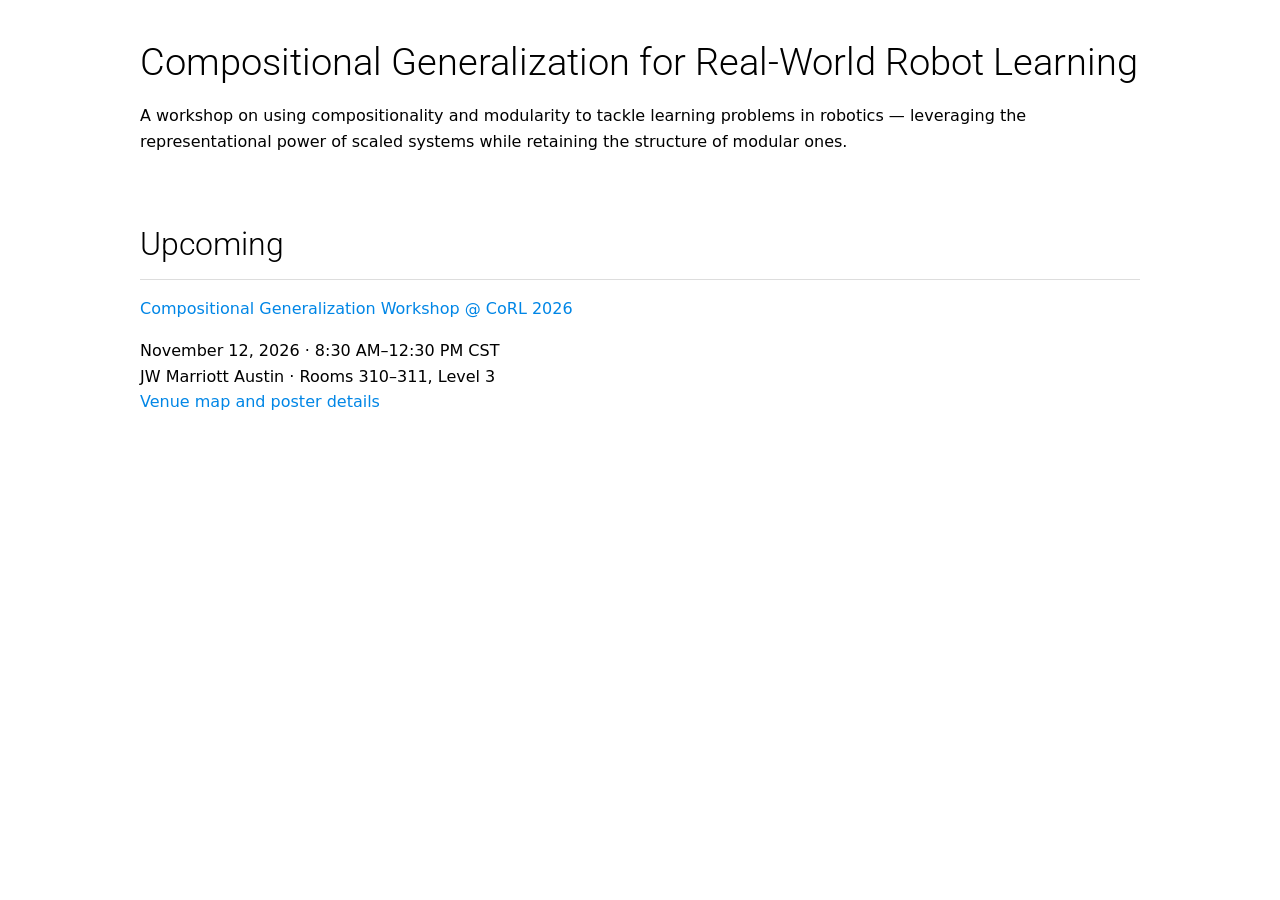
<file: index.html>
<!DOCTYPE html>
<html lang="en">
<head>
  <meta charset="UTF-8" />
  <meta name="viewport" content="width=device-width, initial-scale=1.0" />
  <title>Compositional Generalization for Real-World Robot Learning</title>

  <link rel="stylesheet" href="./corl2026/css/style.css">

  <style>
    body {
      max-width: 1000px;
      margin: 40px auto;
      font-family: system-ui, -apple-system, BlinkMacSystemFont, sans-serif;
      line-height: 1.6;
    }
    h1 {
      margin-bottom: 0.5em;
    }
    h2 {
      margin-top: 2em;
      border-bottom: 1px solid #ddd;
      padding-bottom: 0.3em;
    }
    ul {
      list-style: none;
      padding-left: 0;
    }
    li {
      margin: 0.5em 0;
    }
    a {
      text-decoration: none;
    }
  </style>
</head>

<body>
  <main>
    <h1>Compositional Generalization for Real-World Robot Learning</h1>
    <p>A workshop on using compositionality and modularity to tackle learning problems in robotics &mdash; leveraging the representational power of scaled systems while retaining the structure of modular ones.</p>

    <h2>Upcoming</h2>
    <ul>
      <li>
        <a href="./corl2026/">Compositional Generalization Workshop @ CoRL 2026</a>
        <p>November 12, 2026 &middot; 8:30 AM&ndash;12:30 PM CST<br>
        JW Marriott Austin &middot; Rooms 310&ndash;311, Level 3<br>
        <a href="./corl2026/#venue">Venue map and poster details</a></p>
      </li>
    </ul>

  </main>
</body>
</html>
</file>
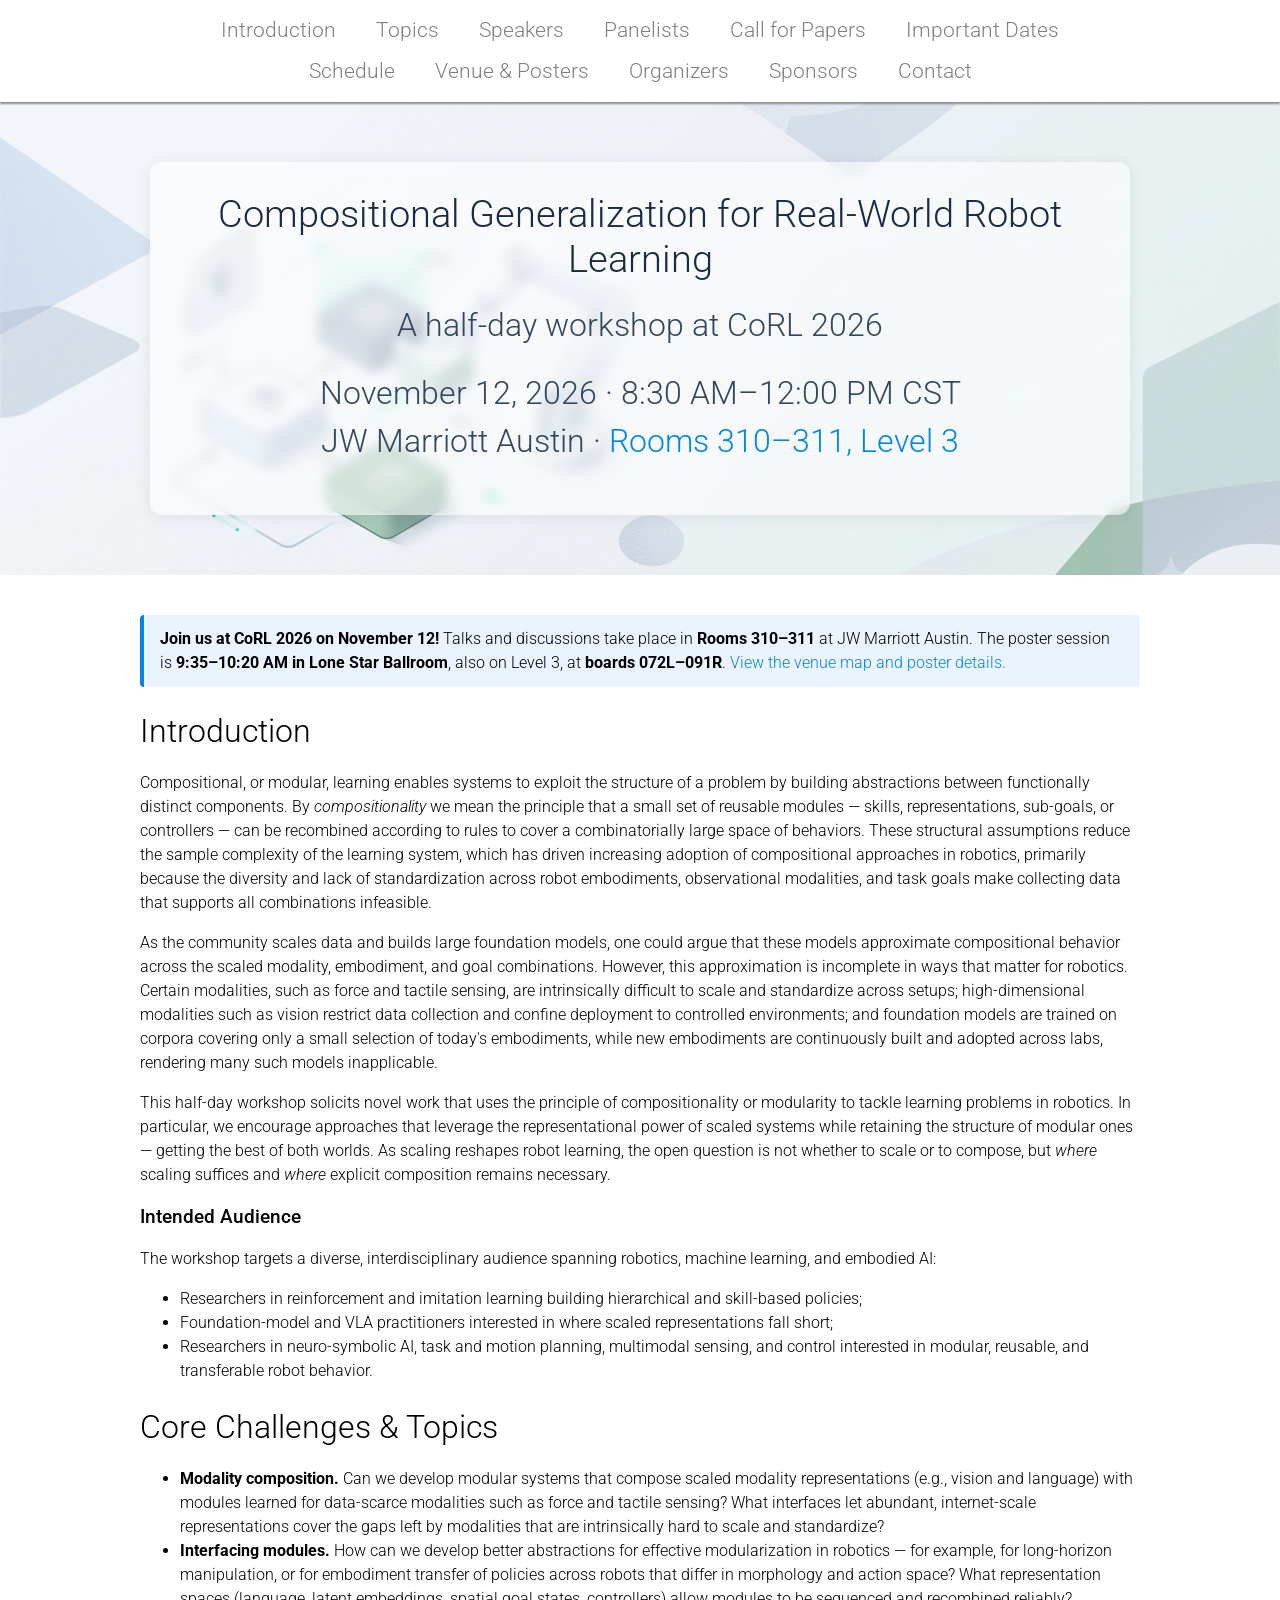
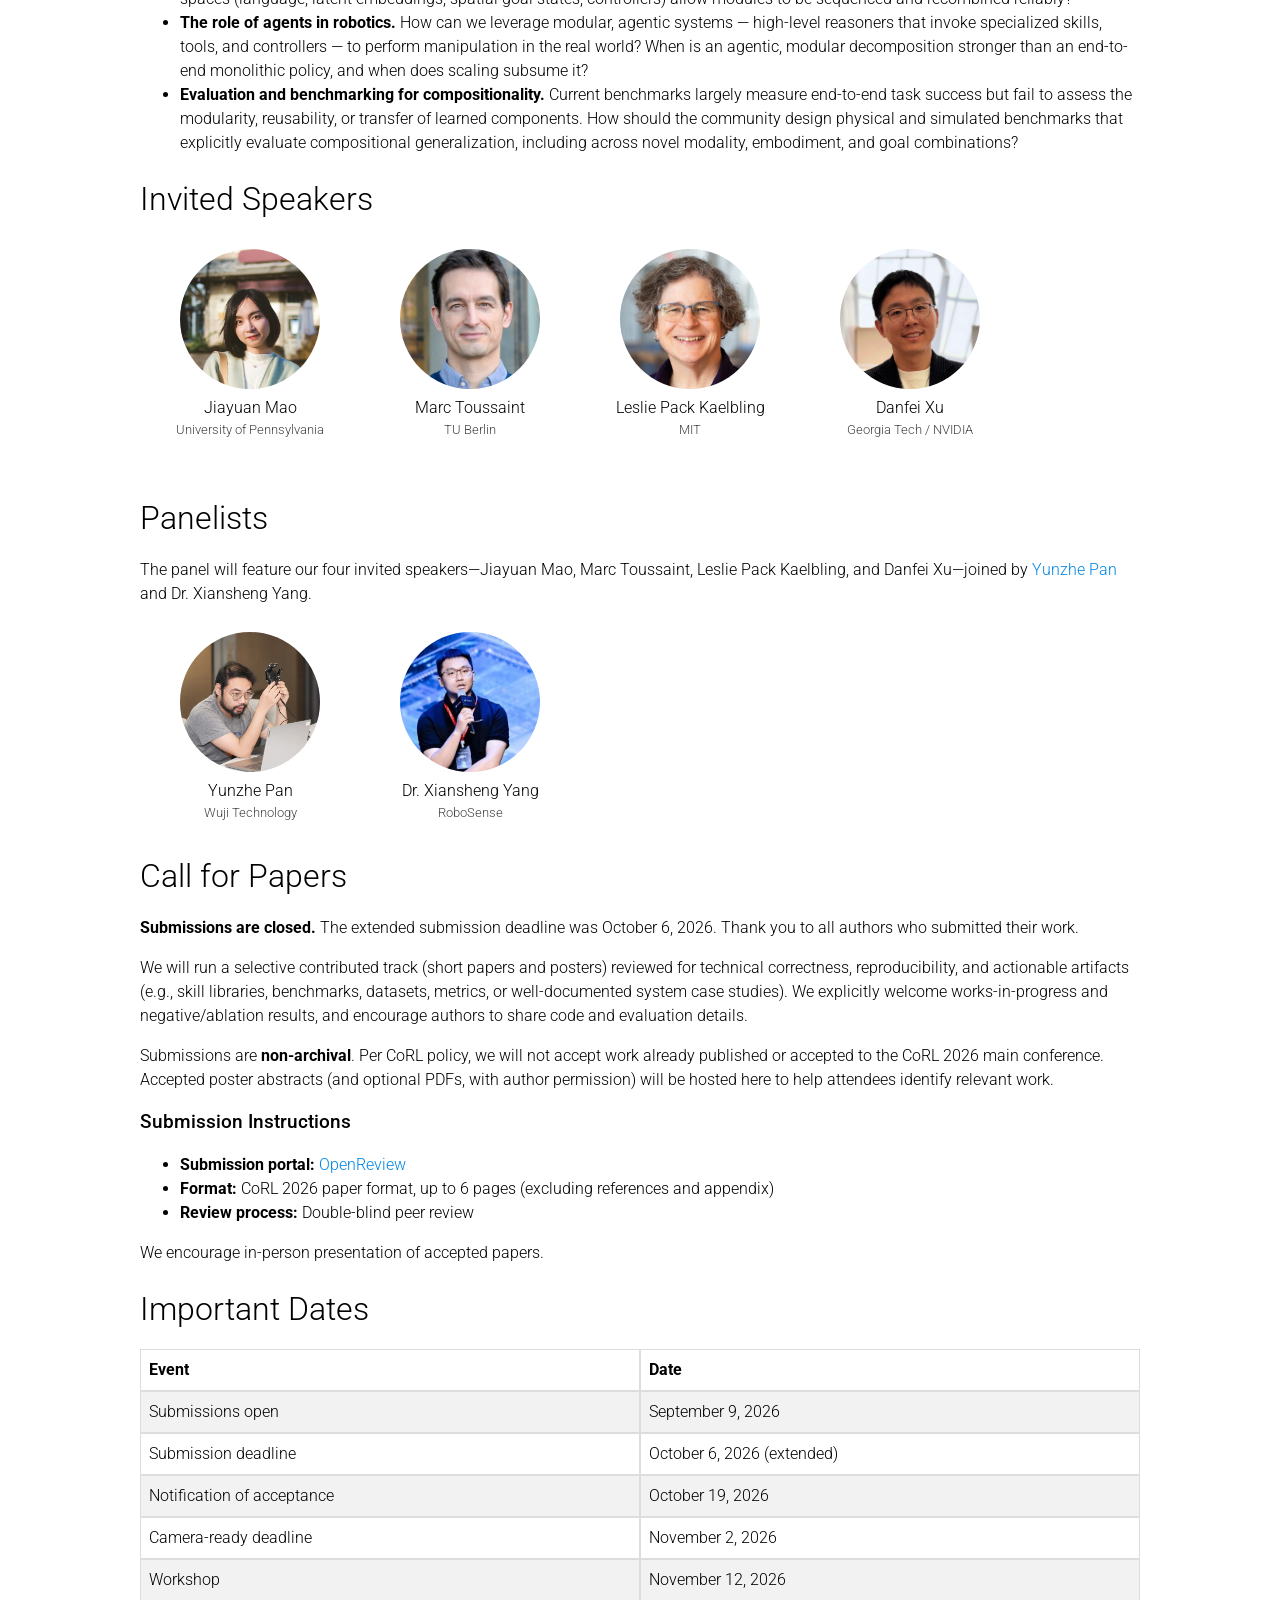
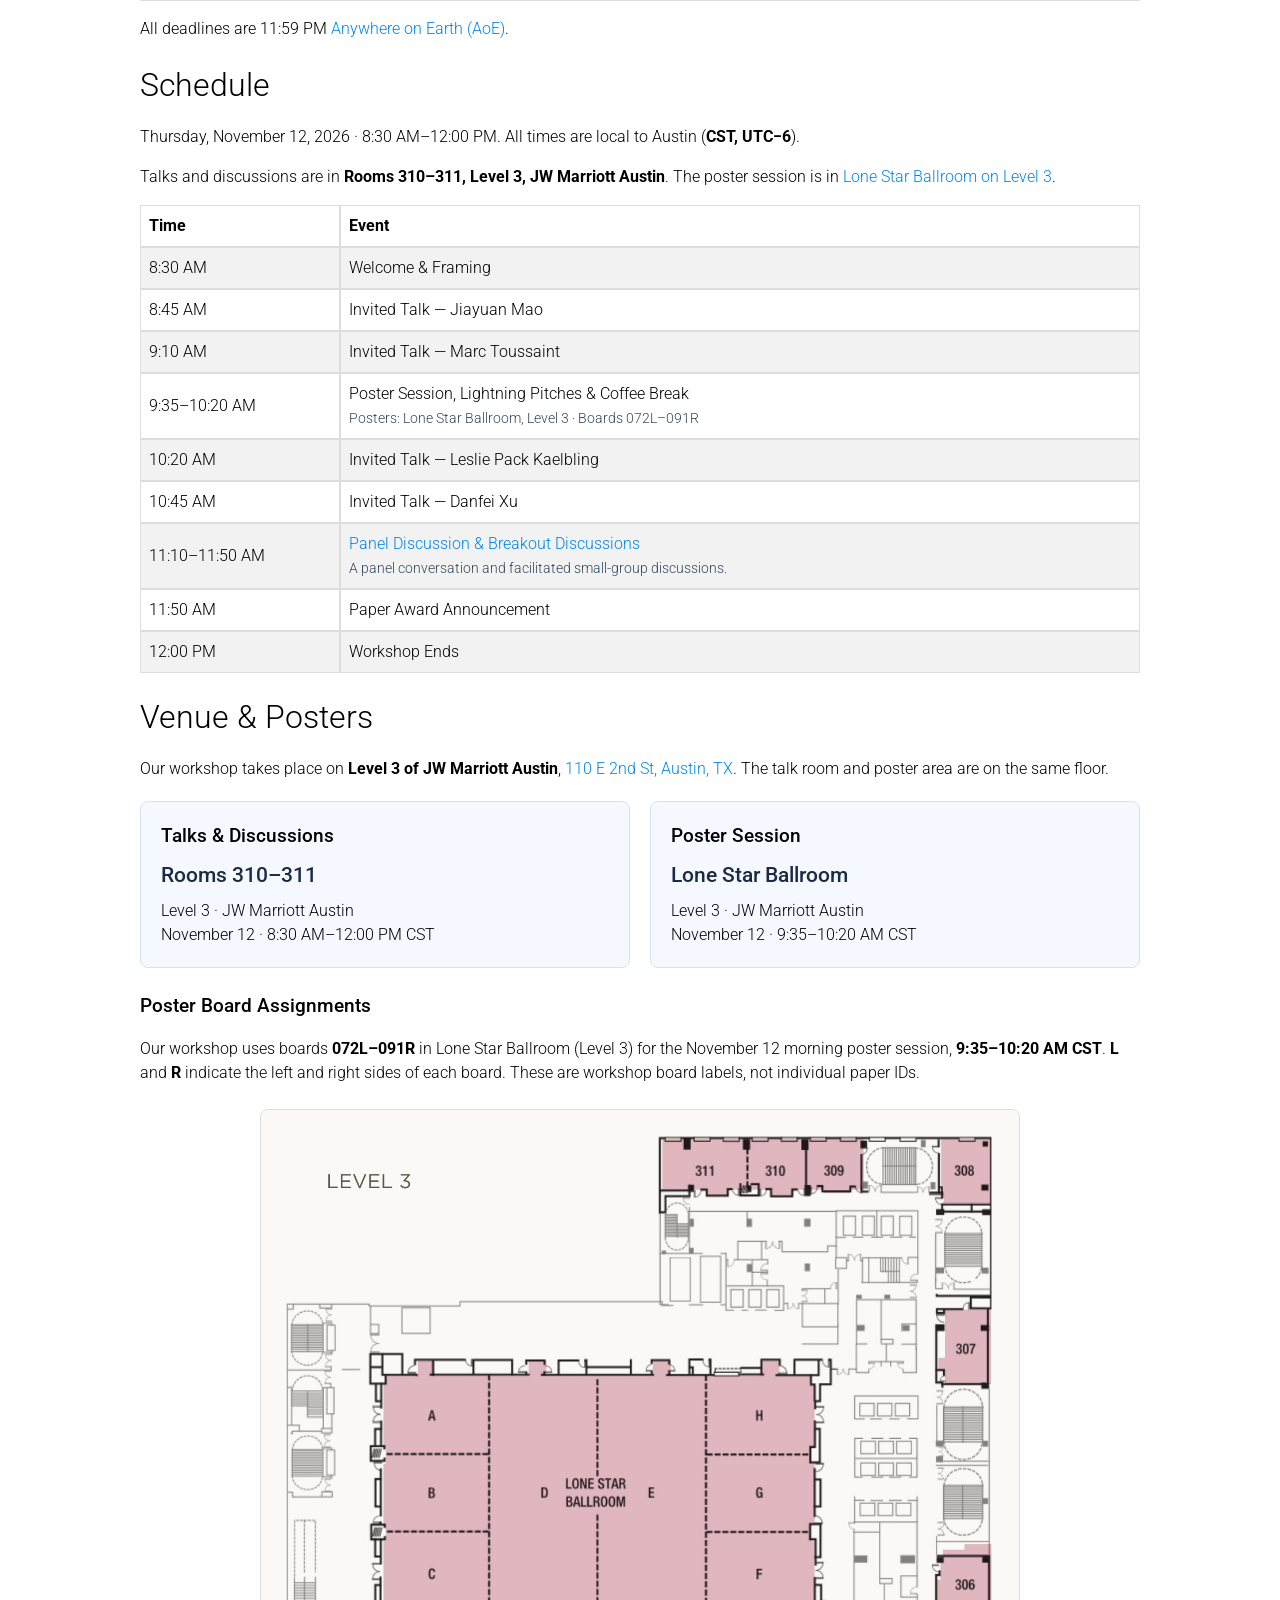
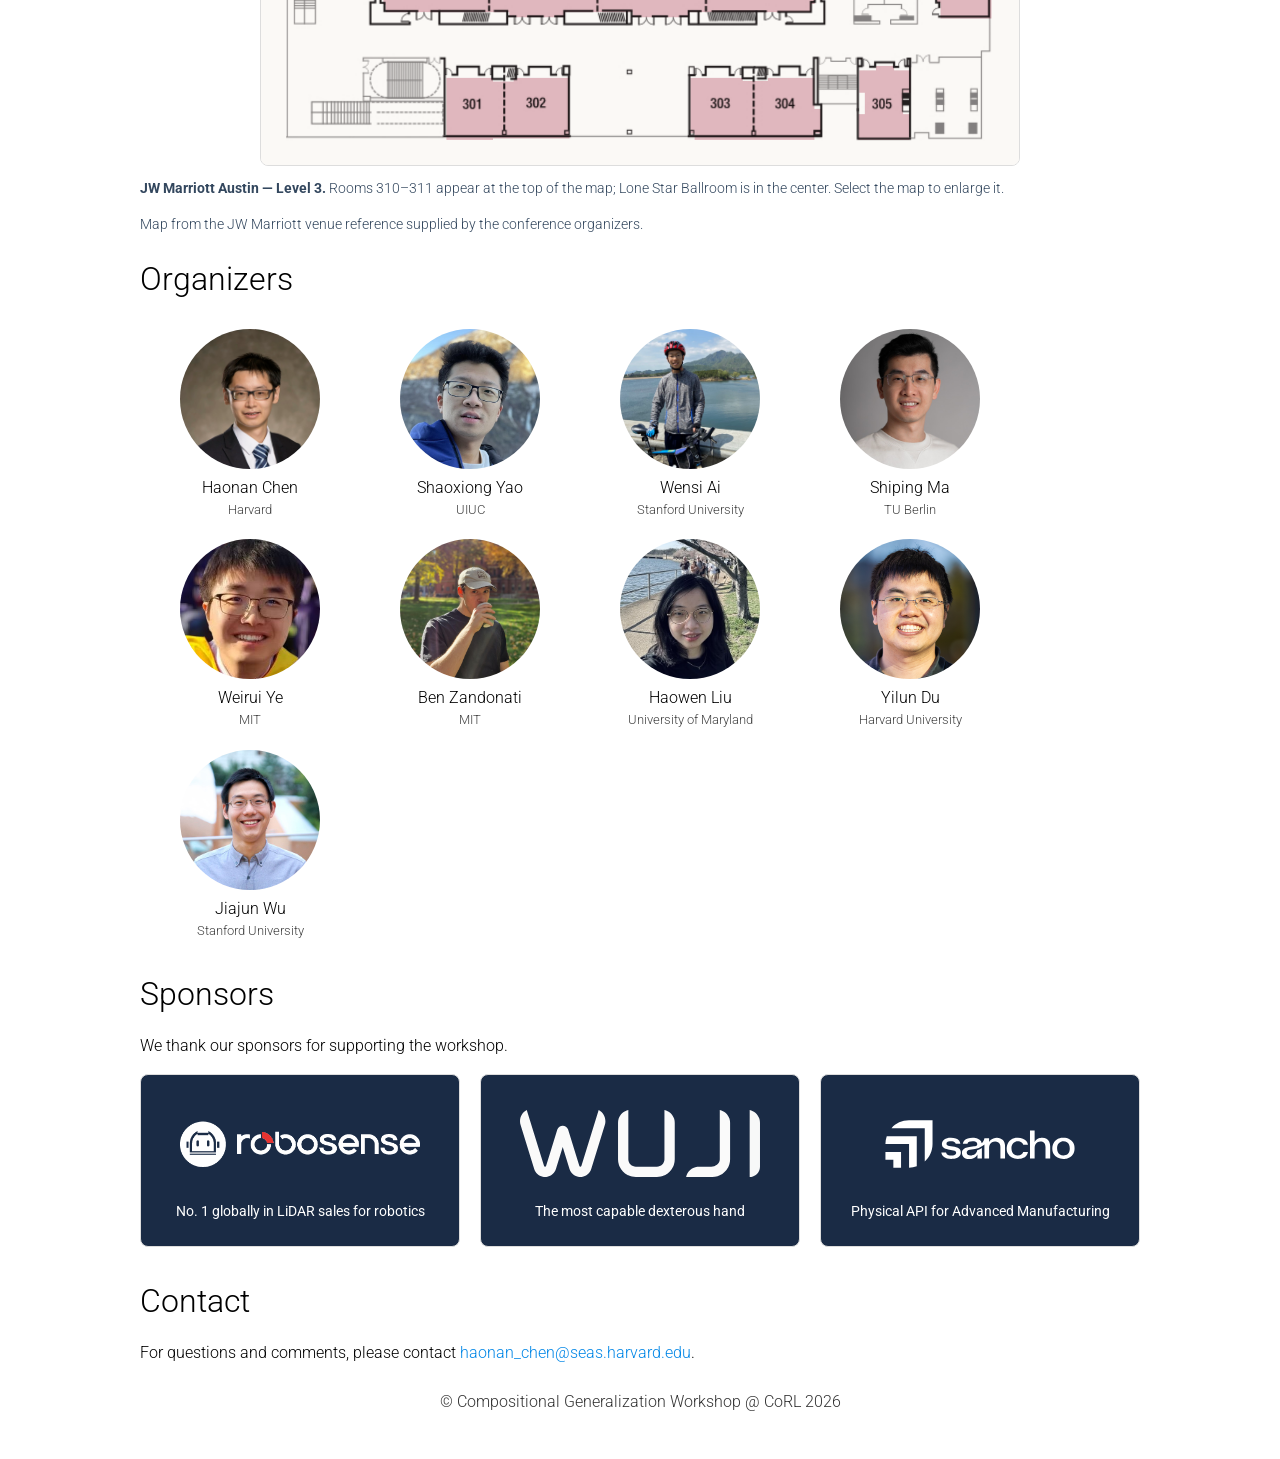
<file: corl2026/index.html>
<!DOCTYPE html>
<html lang="en" xmlns="">

<head>
  <meta http-equiv="content-type" content="text/html; charset=UTF-8">
  <meta name="viewport" content="width=device-width, initial-scale=1.0">
  <meta charset="utf-8">
  <title>Compositional Generalization for Real-World Robot Learning @ CoRL 2026</title>
  <meta name="description" content="Join us November 12, 2026, 8:30 AM–12:00 PM CST, at JW Marriott Austin, Rooms 310–311 (Level 3), for the CoRL workshop on compositional generalization for real-world robot learning.">
  <meta property="og:title" content="Compositional Generalization for Real-World Robot Learning @ CoRL 2026">
  <meta property="og:description" content="November 12, 2026, 8:30 AM–12:00 PM CST. JW Marriott Austin, Rooms 310–311 (Level 3). Posters in Lone Star Ballroom, 9:35–10:20 AM.">
  <meta property="og:type" content="website">
  <meta property="og:image" content="https://compogen-robotics.github.io/corl2026/images/background.png">
  <link rel="stylesheet" href="css/style.css?v=20261108-venue">
</head>

<body>
<div class="nav">
  <div class="nav-container">
    <a href="#intro">Introduction</a>
    <a href="#challenges">Topics</a>
    <a href="#speakers">Speakers</a>
    <a href="#panelists">Panelists</a>
    <a href="#cfp">Call for Papers</a>
    <a href="#dates">Important Dates</a>
    <a href="#schedule">Schedule</a>
    <a href="#venue">Venue &amp; Posters</a>
    <a href="#organizers">Organizers</a>
    <a href="#sponsors">Sponsors</a>
    <a href="#contact">Contact</a>
  </div>
</div>

<div class="title-container">
  <div class="title-card">
    <h1>Compositional Generalization for Real-World Robot Learning</h1>
    <div class="subtitle" style="color: #33475e; margin: 20px">
      A half-day workshop at CoRL 2026
    </div>
    <div class="subtitle" style="color: #33475e; margin: 20px">
      November 12, 2026 &middot; 8:30 AM&ndash;12:00 PM CST<br>
      JW Marriott Austin &middot; <a href="#venue">Rooms 310&ndash;311, Level 3</a>
    </div>
  </div>
</div>

<div class="container">
  <div class="announce">
    <b>Join us at CoRL 2026 on November 12!</b> Talks and discussions take place in <b>Rooms 310&ndash;311</b> at JW Marriott Austin. The poster session is <b>9:35&ndash;10:20 AM in Lone Star Ballroom</b>, also on Level 3, at <b>boards 072L&ndash;091R</b>. <a href="#venue">View the venue map and poster details.</a>
  </div>

  <div class="section" id="intro">
    <h2>Introduction</h2>
    <p>
      Compositional, or modular, learning enables systems to exploit the structure of a problem by building abstractions between functionally distinct components. By <i>compositionality</i> we mean the principle that a small set of reusable modules &mdash; skills, representations, sub-goals, or controllers &mdash; can be recombined according to rules to cover a combinatorially large space of behaviors. These structural assumptions reduce the sample complexity of the learning system, which has driven increasing adoption of compositional approaches in robotics, primarily because the diversity and lack of standardization across robot embodiments, observational modalities, and task goals make collecting data that supports all combinations infeasible.
    </p>
    <p>
      As the community scales data and builds large foundation models, one could argue that these models approximate compositional behavior across the scaled modality, embodiment, and goal combinations. However, this approximation is incomplete in ways that matter for robotics. Certain modalities, such as force and tactile sensing, are intrinsically difficult to scale and standardize across setups; high-dimensional modalities such as vision restrict data collection and confine deployment to controlled environments; and foundation models are trained on corpora covering only a small selection of today's embodiments, while new embodiments are continuously built and adopted across labs, rendering many such models inapplicable.
    </p>
    <p>
      This half-day workshop solicits novel work that uses the principle of compositionality or modularity to tackle learning problems in robotics. In particular, we encourage approaches that leverage the representational power of scaled systems while retaining the structure of modular ones &mdash; getting the best of both worlds. As scaling reshapes robot learning, the open question is not whether to scale or to compose, but <i>where</i> scaling suffices and <i>where</i> explicit composition remains necessary.
    </p>

    <h3>Intended Audience</h3>
    <p>
      The workshop targets a diverse, interdisciplinary audience spanning robotics, machine learning, and embodied AI:
    </p>
    <ul>
      <li>Researchers in reinforcement and imitation learning building hierarchical and skill-based policies;</li>
      <li>Foundation-model and VLA practitioners interested in where scaled representations fall short;</li>
      <li>Researchers in neuro-symbolic AI, task and motion planning, multimodal sensing, and control interested in modular, reusable, and transferable robot behavior.</li>
    </ul>
  </div>

  <div class="section" id="challenges">
    <h2>Core Challenges &amp; Topics</h2>
    <ul>
      <li><b>Modality composition.</b> Can we develop modular systems that compose scaled modality representations (e.g., vision and language) with modules learned for data-scarce modalities such as force and tactile sensing? What interfaces let abundant, internet-scale representations cover the gaps left by modalities that are intrinsically hard to scale and standardize?</li>
      <li><b>Interfacing modules.</b> How can we develop better abstractions for effective modularization in robotics &mdash; for example, for long-horizon manipulation, or for embodiment transfer of policies across robots that differ in morphology and action space? What representation spaces (language, latent embeddings, spatial goal states, controllers) allow modules to be sequenced and recombined reliably?</li>
      <li><b>The role of agents in robotics.</b> How can we leverage modular, agentic systems &mdash; high-level reasoners that invoke specialized skills, tools, and controllers &mdash; to perform manipulation in the real world? When is an agentic, modular decomposition stronger than an end-to-end monolithic policy, and when does scaling subsume it?</li>
      <li><b>Evaluation and benchmarking for compositionality.</b> Current benchmarks largely measure end-to-end task success but fail to assess the modularity, reusability, or transfer of learned components. How should the community design physical and simulated benchmarks that explicitly evaluate compositional generalization, including across novel modality, embodiment, and goal combinations?</li>
    </ul>
  </div>

  <div class="section" id="speakers">
    <h2>Invited Speakers</h2>
    <div class="people">
      <a href="https://jiayuanm.com/">
        <img src="images/jiayuan_mao.jpg">
        <div>Jiayuan Mao</div>
        <div class="aff">University of Pennsylvania</div>
      </a>

      <a href="https://www.user.tu-berlin.de/mtoussai/">
        <img src="images/marc_toussaint.jpg">
        <div>Marc Toussaint</div>
        <div class="aff">TU Berlin</div>
      </a>

      <a href="https://people.csail.mit.edu/lpk/">
        <img src="images/leslie_kaelbling.jpg">
        <div>Leslie Pack Kaelbling</div>
        <div class="aff">MIT</div>
      </a>

      <a href="https://faculty.cc.gatech.edu/~danfei/">
        <img src="images/danfei_xu.jpg">
        <div>Danfei Xu</div>
        <div class="aff">Georgia Tech / NVIDIA</div>
      </a>
    </div>
  </div>
  <br>

  <div class="section" id="panelists">
    <h2>Panelists</h2>
    <p>The panel will feature our four invited speakers&mdash;Jiayuan Mao, Marc Toussaint, Leslie Pack Kaelbling, and Danfei Xu&mdash;joined by <a href="https://www.forbes.com/profile/pan-yunzhe/">Yunzhe Pan</a> and Dr. Xiansheng Yang.</p>
    <div class="people">
      <a href="https://www.forbes.com/profile/pan-yunzhe/">
        <!-- Photo source: https://www.zhenfund.com/zh/story/2081613083201114112 -->
        <img src="images/yunzhe_pan.jpg" alt="Yunzhe Pan" loading="lazy">
        <div>Yunzhe Pan</div>
        <div class="aff">Wuji Technology</div>
      </a>

      <div>
        <!-- Photo supplied in RoboSense_Dr_Xiansheng_Yang_Bio_EN.pdf. -->
        <img src="images/xiansheng_yang.jpg" alt="Dr. Xiansheng Yang" loading="lazy" style="object-position: center top;">
        <div>Dr. Xiansheng Yang</div>
        <div class="aff">RoboSense</div>
      </div>
    </div>
  </div>

  <div class="section" id="cfp">
    <h2>Call for Papers</h2>
    <p><b>Submissions are closed.</b> The extended submission deadline was October 6, 2026. Thank you to all authors who submitted their work.</p>
    <p>
      We will run a selective contributed track (short papers and posters) reviewed for technical correctness, reproducibility, and actionable artifacts (e.g., skill libraries, benchmarks, datasets, metrics, or well-documented system case studies). We explicitly welcome works-in-progress and negative/ablation results, and encourage authors to share code and evaluation details.
    </p>
    <p>
      Submissions are <b>non-archival</b>. Per CoRL policy, we will not accept work already published or accepted to the CoRL 2026 main conference. Accepted poster abstracts (and optional PDFs, with author permission) will be hosted here to help attendees identify relevant work.
    </p>
    <h3>Submission Instructions</h3>
    <ul>
      <li><b>Submission portal:</b> <a href="https://openreview.net/group?id=robot-learning.org/CoRL/2026/Workshop/Compositional#tab-recent-activity" target="_blank" rel="noopener">OpenReview</a></li>
      <li><b>Format:</b> CoRL 2026 paper format, up to 6 pages (excluding references and appendix)</li>
      <li><b>Review process:</b> Double-blind peer review</li>
    </ul>
    <p>
      We encourage in-person presentation of accepted papers.
    </p>
  </div>

  <div class="section" id="dates">
    <h2>Important Dates</h2>
    <table style="width: 100%;">
      <colgroup>
        <col style="width: 50%;">
        <col style="width: 50%;">
      </colgroup>
      <tr>
        <th>Event</th>
        <th>Date</th>
      </tr>
      <tr>
        <td>Submissions open</td>
        <td>September 9, 2026</td>
      </tr>
      <tr>
        <td>Submission deadline</td>
        <td>October 6, 2026 (extended)</td>
      </tr>
      <tr>
        <td>Notification of acceptance</td>
        <td>October 19, 2026</td>
      </tr>
      <tr>
        <td>Camera-ready deadline</td>
        <td>November 2, 2026</td>
      </tr>
      <tr>
        <td>Workshop</td>
        <td>November 12, 2026</td>
      </tr>
    </table>
    <p>All deadlines are 11:59 PM <a href="https://en.wikipedia.org/wiki/Anywhere_on_Earth">Anywhere on Earth (AoE)</a>.</p>
  </div>

  <div class="section" id="schedule">
    <h2>Schedule</h2>
    <p>Thursday, November 12, 2026 &middot; 8:30 AM&ndash;12:00 PM. All times are local to Austin (<b>CST, UTC&minus;6</b>).</p>
    <p>Talks and discussions are in <b>Rooms 310&ndash;311, Level 3, JW Marriott Austin</b>. The poster session is in <a href="#venue">Lone Star Ballroom on Level 3</a>.</p>

    <table style="width: 100%;">
      <colgroup>
        <col style="width: 20%;">
        <col style="width: 80%;">
      </colgroup>
      <tr>
        <th>Time</th>
        <th>Event</th>
      </tr>
      <tr>
        <td>8:30 AM</td>
        <td>Welcome &amp; Framing</td>
      </tr>
      <tr>
        <td>8:45 AM</td>
        <td>Invited Talk &mdash; Jiayuan Mao</td>
      </tr>
      <tr>
        <td>9:10 AM</td>
        <td>Invited Talk &mdash; Marc Toussaint</td>
      </tr>
      <tr>
        <td>9:35&ndash;10:20 AM</td>
        <td>Poster Session, Lightning Pitches &amp; Coffee Break<br><span class="session-detail">Posters: Lone Star Ballroom, Level 3 &middot; Boards 072L&ndash;091R</span></td>
      </tr>
      <tr>
        <td>10:20 AM</td>
        <td>Invited Talk &mdash; Leslie Pack Kaelbling</td>
      </tr>
      <tr>
        <td>10:45 AM</td>
        <td>Invited Talk &mdash; Danfei Xu</td>
      </tr>
      <tr>
        <td>11:10&ndash;11:50 AM</td>
        <td><a href="#panelists">Panel Discussion &amp; Breakout Discussions</a><br><span class="session-detail">A panel conversation and facilitated small-group discussions.</span></td>
      </tr>
      <tr>
        <td>11:50 AM</td>
        <td>Paper Award Announcement</td>
      </tr>
      <tr>
        <td>12:00 PM</td>
        <td>Workshop Ends</td>
      </tr>
    </table>
  </div>

  <div class="section" id="venue">
    <h2>Venue &amp; Posters</h2>
    <p>Our workshop takes place on <b>Level 3 of JW Marriott Austin</b>, <a href="https://maps.google.com/?q=JW+Marriott+Austin,+110+E+2nd+St,+Austin,+TX" target="_blank" rel="noopener">110 E 2nd St, Austin, TX</a>. The talk room and poster area are on the same floor.</p>
    <div class="venue-details">
      <div class="venue-card">
        <h3>Talks &amp; Discussions</h3>
        <p class="venue-location">Rooms 310&ndash;311</p>
        <p>Level 3 &middot; JW Marriott Austin<br>November 12 &middot; 8:30 AM&ndash;12:00 PM CST</p>
      </div>
      <div class="venue-card">
        <h3>Poster Session</h3>
        <p class="venue-location">Lone Star Ballroom</p>
        <p>Level 3 &middot; JW Marriott Austin<br>November 12 &middot; 9:35&ndash;10:20 AM CST</p>
      </div>
    </div>
    <h3>Poster Board Assignments</h3>
    <p>Our workshop uses boards <b>072L&ndash;091R</b> in Lone Star Ballroom (Level 3) for the November 12 morning poster session, <b>9:35&ndash;10:20 AM CST</b>. <b>L</b> and <b>R</b> indicate the left and right sides of each board. These are workshop board labels, not individual paper IDs.</p>
    <figure class="venue-map">
      <a href="images/jw-marriott-level-3.png" target="_blank" rel="noopener" aria-label="Open the JW Marriott Level 3 floor plan at full size">
        <img src="images/jw-marriott-level-3.png" width="1320" height="1140" alt="JW Marriott Austin Level 3 floor plan. Rooms 311 and 310 are along the upper edge; Lone Star Ballroom is in the center." loading="lazy">
      </a>
      <figcaption><b>JW Marriott Austin &mdash; Level 3.</b> Rooms 310&ndash;311 appear at the top of the map; Lone Star Ballroom is in the center. Select the map to enlarge it.</figcaption>
    </figure>
    <p class="map-source">Map from the JW Marriott venue reference supplied by the conference organizers.</p>
  </div>

  <div class="section" id="organizers">
    <h2>Organizers</h2>
    <div class="people">
      <a href="https://haonan16.github.io/">
        <img src="images/haonan_chen.jpg">
        <div>Haonan Chen</div>
        <div class="aff">Harvard</div>
      </a>

      <a href="https://shaoxiongyao.github.io/">
        <img src="images/shaoxiong_yao.jpg">
        <div>Shaoxiong Yao</div>
        <div class="aff">UIUC</div>
      </a>

      <a href="https://wensi-ai.github.io/">
        <img src="images/wensi_ai.jpg">
        <div>Wensi Ai</div>
        <div class="aff">Stanford University</div>
      </a>

      <a href="https://www.linkedin.com/in/shiping-ma-800a51228/">
        <img src="images/shiping_ma.jpeg">
        <div>Shiping Ma</div>
        <div class="aff">TU Berlin</div>
      </a>

      <a href="https://yewr.github.io/">
        <img src="images/weirui_ye.jpg">
        <div>Weirui Ye</div>
        <div class="aff">MIT</div>
      </a>

      <a href="https://benzandonati.co.uk/">
        <img src="images/ben_zandonati.jpg">
        <div>Ben Zandonati</div>
        <div class="aff">MIT</div>
      </a>

      <a href="https://hdacnw.github.io/">
        <img src="images/haowen_liu.jpg">
        <div>Haowen Liu</div>
        <div class="aff">University of Maryland</div>
      </a>

      <a href="https://yilundu.github.io/">
        <img src="images/yilun_du.png">
        <div>Yilun Du</div>
        <div class="aff">Harvard University</div>
      </a>

      <a href="https://jiajunwu.com/">
        <img src="images/jiajun_wu.jpg">
        <div>Jiajun Wu</div>
        <div class="aff">Stanford University</div>
      </a>
    </div>
  </div>

  <div class="section" id="sponsors">
    <h2>Sponsors</h2>
    <p>We thank our sponsors for supporting the workshop.</p>
    <div class="sponsors">
      <a href="https://www.robosense.cn/en/IncrementalComponents/spacecamera">
        <img src="images/sponsors/robosense.png" alt="RoboSense" loading="lazy">
        <span class="sponsor-caption">No. 1 globally in LiDAR sales for robotics</span>
      </a>
      <a href="https://www.wuji.tech/">
        <img src="images/sponsors/wuji.svg?v=20261002-official" alt="Wuji" loading="lazy">
        <span class="sponsor-caption">The most capable dexterous hand</span>
      </a>
      <a href="https://www.sancho.com/">
        <img src="images/sponsors/sancho.svg" alt="Sancho" loading="lazy">
        <span class="sponsor-caption">Physical API for Advanced Manufacturing</span>
      </a>
    </div>
  </div>

  <div class="section" id="contact">
    <h2>Contact</h2>
    <div>For questions and comments, please contact <a href="mailto:haonan_chen@seas.harvard.edu">haonan_chen@seas.harvard.edu</a>.</div>
  </div>

  <div class="foot">
    &copy; Compositional Generalization Workshop @ CoRL 2026
  </div>
</div>


</body>

</html>
</file>
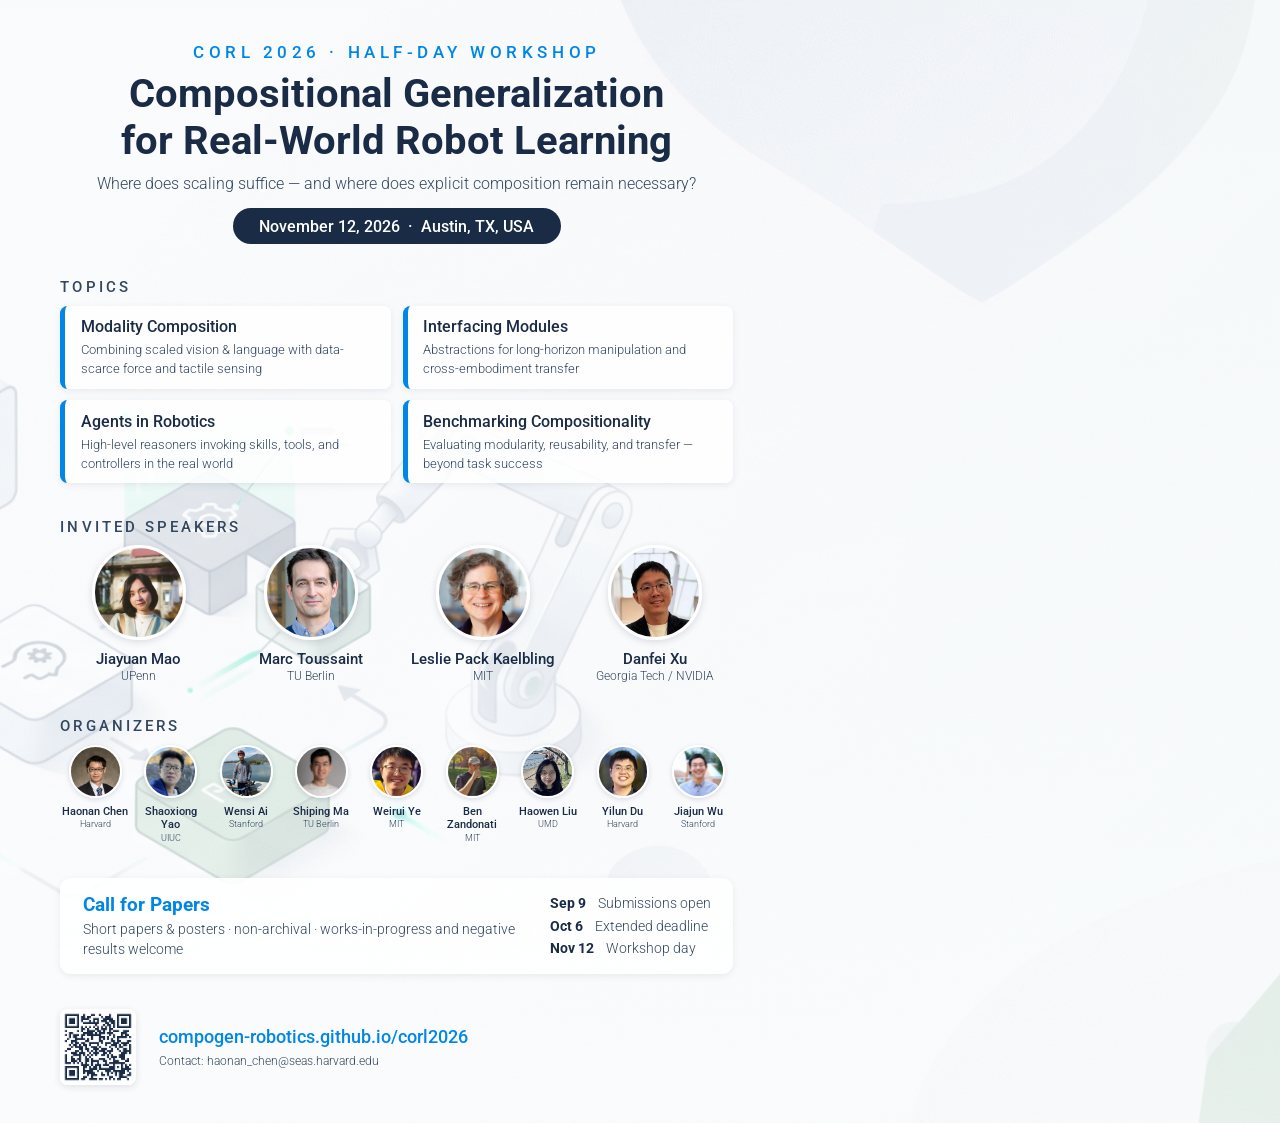
<file: corl2026/poster.html>
<!DOCTYPE html>
<html lang="en">
<head>
<meta charset="utf-8">
<title>Poster — Compositional Generalization for Real-World Robot Learning @ CoRL 2026</title>
<style>
  @import url('https://fonts.googleapis.com/css2?family=Roboto:wght@300;400;500;700&display=swap');

  @page {
    size: A4 portrait;
    margin: 0;
  }

  * {
    box-sizing: border-box;
    -webkit-print-color-adjust: exact;
    print-color-adjust: exact;
  }

  html, body {
    margin: 0;
    padding: 0;
  }

  body {
    font-family: Roboto, "Helvetica Neue", Arial, sans-serif;
    color: #1a2b45;
    width: 210mm;
    height: 297mm;
    background-color: #eef1f4;
    background-image: linear-gradient(rgba(255, 255, 255, 0.55), rgba(255, 255, 255, 0.75)), url("images/background.png");
    background-size: cover;
    background-position: center top;
    overflow: hidden;
  }

  .poster {
    width: 100%;
    height: 100%;
    padding: 11mm 16mm 10mm;
    display: flex;
    flex-direction: column;
    justify-content: space-between;
  }

  /* ---------- header ---------- */
  .eyebrow {
    text-align: center;
    font-size: 4.6mm;
    font-weight: 500;
    letter-spacing: 1.2mm;
    text-transform: uppercase;
    color: #0086e6;
  }

  h1 {
    margin: 2.5mm 0 0;
    text-align: center;
    font-size: 10.5mm;
    line-height: 1.18;
    font-weight: 700;
  }

  .tagline {
    margin-top: 2.5mm;
    text-align: center;
    font-size: 4.3mm;
    font-weight: 300;
    color: #33475e;
  }

  .when-where {
    margin: 4mm auto 0;
    width: fit-content;
    background: #1a2b45;
    color: #fff;
    font-size: 4.3mm;
    font-weight: 500;
    padding: 2.2mm 7mm;
    border-radius: 10mm;
  }

  /* ---------- topics ---------- */
  .section-label {
    font-size: 4mm;
    font-weight: 500;
    letter-spacing: 0.8mm;
    text-transform: uppercase;
    color: #33475e;
    margin-bottom: 2.5mm;
  }

  .topics {
    display: grid;
    grid-template-columns: 1fr 1fr;
    gap: 3mm;
  }

  .topic {
    background: rgba(255, 255, 255, 0.85);
    border-left: 1.4mm solid #0086e6;
    border-radius: 2mm;
    padding: 3mm 4mm;
    box-shadow: 0 0.5mm 2mm rgba(26, 43, 69, 0.08);
  }

  .topic b {
    display: block;
    font-size: 4.2mm;
    font-weight: 500;
    margin-bottom: 0.8mm;
  }

  .topic span {
    font-size: 3.5mm;
    font-weight: 300;
    color: #33475e;
    line-height: 1.3;
  }

  /* ---------- speakers ---------- */
  .speakers {
    display: flex;
    justify-content: space-between;
    gap: 4mm;
  }

  .speaker {
    flex: 1;
    text-align: center;
  }

  .speaker img {
    width: 25mm;
    height: 25mm;
    border-radius: 50%;
    object-fit: cover;
    border: 1mm solid #fff;
    box-shadow: 0 0.5mm 2mm rgba(26, 43, 69, 0.15);
  }

  .speaker .name {
    margin-top: 1.5mm;
    font-size: 4mm;
    font-weight: 500;
  }

  .speaker .aff {
    font-size: 3.3mm;
    font-weight: 300;
    color: #33475e;
  }

  /* ---------- organizers ---------- */
  .organizers-grid {
    display: flex;
    justify-content: space-between;
    gap: 1.5mm;
  }

  .organizer {
    flex: 1;
    text-align: center;
    min-width: 0;
  }

  .organizer img {
    width: 14mm;
    height: 14mm;
    border-radius: 50%;
    object-fit: cover;
    border: 0.7mm solid #fff;
    box-shadow: 0 0.4mm 1.5mm rgba(26, 43, 69, 0.15);
  }

  .organizer .name {
    margin-top: 1mm;
    font-size: 2.9mm;
    font-weight: 500;
    line-height: 1.2;
  }

  .organizer .aff {
    font-size: 2.5mm;
    font-weight: 300;
    color: #33475e;
    line-height: 1.2;
  }

  /* ---------- call for papers ---------- */
  .cfp {
    background: rgba(255, 255, 255, 0.9);
    border-radius: 3mm;
    padding: 4mm 6mm;
    box-shadow: 0 0.5mm 2mm rgba(26, 43, 69, 0.08);
    display: flex;
    align-items: center;
    gap: 6mm;
  }

  .cfp-text {
    flex: 1;
  }

  .cfp-text .headline {
    font-size: 5mm;
    font-weight: 700;
    color: #0086e6;
    margin-bottom: 1.2mm;
  }

  .cfp-text .details {
    font-size: 3.7mm;
    font-weight: 300;
    color: #33475e;
    line-height: 1.4;
  }

  .cfp-dates {
    display: flex;
    flex-direction: column;
    gap: 1.5mm;
  }

  .date-row {
    display: flex;
    align-items: baseline;
    gap: 3mm;
    font-size: 3.8mm;
  }

  .date-row .d {
    font-weight: 700;
    white-space: nowrap;
  }

  .date-row .e {
    font-weight: 300;
    color: #33475e;
    white-space: nowrap;
  }

  /* ---------- footer ---------- */
  .footer {
    display: flex;
    align-items: center;
    gap: 6mm;
  }

  .footer img.qr {
    width: 20mm;
    height: 20mm;
    border-radius: 2mm;
    border: 1mm solid #fff;
    box-shadow: 0 0.5mm 2mm rgba(26, 43, 69, 0.12);
  }

  .footer .links {
    flex: 1;
  }

  .footer .url {
    font-size: 4.8mm;
    font-weight: 500;
    color: #0086e6;
  }

  .footer .contact {
    margin-top: 1.5mm;
    font-size: 3.3mm;
    font-weight: 300;
    color: #33475e;
  }
</style>
</head>
<body>
<div class="poster">

  <div>
    <div class="eyebrow">CoRL 2026 &middot; Half-Day Workshop</div>
    <h1>Compositional Generalization<br>for Real-World Robot Learning</h1>
    <div class="tagline">Where does scaling suffice &mdash; and where does explicit composition remain necessary?</div>
    <div class="when-where">November 12, 2026 &nbsp;&middot;&nbsp; Austin, TX, USA</div>
  </div>

  <div>
    <div class="section-label">Topics</div>
    <div class="topics">
      <div class="topic">
        <b>Modality Composition</b>
        <span>Combining scaled vision &amp; language with data-scarce force and tactile sensing</span>
      </div>
      <div class="topic">
        <b>Interfacing Modules</b>
        <span>Abstractions for long-horizon manipulation and cross-embodiment transfer</span>
      </div>
      <div class="topic">
        <b>Agents in Robotics</b>
        <span>High-level reasoners invoking skills, tools, and controllers in the real world</span>
      </div>
      <div class="topic">
        <b>Benchmarking Compositionality</b>
        <span>Evaluating modularity, reusability, and transfer &mdash; beyond task success</span>
      </div>
    </div>
  </div>

  <div>
    <div class="section-label">Invited Speakers</div>
    <div class="speakers">
      <div class="speaker">
        <img src="images/jiayuan_mao.jpg" alt="Jiayuan Mao">
        <div class="name">Jiayuan Mao</div>
        <div class="aff">UPenn</div>
      </div>
      <div class="speaker">
        <img src="images/marc_toussaint.jpg" alt="Marc Toussaint">
        <div class="name">Marc Toussaint</div>
        <div class="aff">TU Berlin</div>
      </div>
      <div class="speaker">
        <img src="images/leslie_kaelbling.jpg" alt="Leslie Pack Kaelbling">
        <div class="name">Leslie Pack Kaelbling</div>
        <div class="aff">MIT</div>
      </div>
      <div class="speaker">
        <img src="images/danfei_xu.jpg" alt="Danfei Xu">
        <div class="name">Danfei Xu</div>
        <div class="aff">Georgia Tech / NVIDIA</div>
      </div>
    </div>
  </div>

  <div>
    <div class="section-label">Organizers</div>
    <div class="organizers-grid">
      <div class="organizer">
        <img src="images/haonan_chen.jpg" alt="Haonan Chen">
        <div class="name">Haonan Chen</div>
        <div class="aff">Harvard</div>
      </div>
      <div class="organizer">
        <img src="images/shaoxiong_yao.jpg" alt="Shaoxiong Yao">
        <div class="name">Shaoxiong Yao</div>
        <div class="aff">UIUC</div>
      </div>
      <div class="organizer">
        <img src="images/wensi_ai.jpg" alt="Wensi Ai">
        <div class="name">Wensi Ai</div>
        <div class="aff">Stanford</div>
      </div>
      <div class="organizer">
        <img src="images/shiping_ma.jpeg" alt="Shiping Ma">
        <div class="name">Shiping Ma</div>
        <div class="aff">TU Berlin</div>
      </div>
      <div class="organizer">
        <img src="images/weirui_ye.jpg" alt="Weirui Ye">
        <div class="name">Weirui Ye</div>
        <div class="aff">MIT</div>
      </div>
      <div class="organizer">
        <img src="images/ben_zandonati.jpg" alt="Ben Zandonati">
        <div class="name">Ben Zandonati</div>
        <div class="aff">MIT</div>
      </div>
      <div class="organizer">
        <img src="images/haowen_liu.jpg" alt="Haowen Liu">
        <div class="name">Haowen Liu</div>
        <div class="aff">UMD</div>
      </div>
      <div class="organizer">
        <img src="images/yilun_du.png" alt="Yilun Du">
        <div class="name">Yilun Du</div>
        <div class="aff">Harvard</div>
      </div>
      <div class="organizer">
        <img src="images/jiajun_wu.jpg" alt="Jiajun Wu">
        <div class="name">Jiajun Wu</div>
        <div class="aff">Stanford</div>
      </div>
    </div>
  </div>

  <div class="cfp">
    <div class="cfp-text">
      <div class="headline">Call for Papers</div>
      <div class="details">Short papers &amp; posters &middot; non-archival &middot; works-in-progress and negative results welcome</div>
    </div>
    <div class="cfp-dates">
      <div class="date-row"><span class="d">Sep 9</span><span class="e">Submissions open</span></div>
      <div class="date-row"><span class="d">Oct 6</span><span class="e">Extended deadline</span></div>
      <div class="date-row"><span class="d">Nov 12</span><span class="e">Workshop day</span></div>
    </div>
  </div>

  <div class="footer">
    <img class="qr" src="images/qr.png" alt="QR code to workshop website">
    <div class="links">
      <div class="url">compogen-robotics.github.io/corl2026</div>
      <div class="contact">Contact: haonan_chen@seas.harvard.edu</div>
    </div>
  </div>

</div>
</body>
</html>
</file>
<file: corl2026/css/style.css>
@import url('https://fonts.googleapis.com/css2?family=Roboto:ital,wght@0,100;0,300;0,400;0,500;0,700;0,900;1,100;1,300;1,400;1,500;1,700;1,900&display=swap');

html {
    scroll-behavior: smooth;
}

body {
    margin: 0;
    padding: 0;
    font-family: Roboto, sans-serif;
    font-weight: 300;
    font-size: 16px;
    line-height: 1.5;
    background-color: white;
    width: 100%;
    overflow-x: hidden;
}

a {
    color: #0086e6;
    text-decoration: none;
}

h1, h2, h3, h4, h5 {
    font-family: Roboto, sans-serif;
    font-weight: 300;
    padding: 0;
    margin: 0;
}

h1 {
    font-size: 3em;
    line-height: 1.15;
}

@media screen and (max-width: 1280px) {
    h1 {
        font-size: 2.4em;
    }
}


h2 {
    font-size: 2em;
    margin-bottom: 0.5em;
}

h3 {
    font-size: 1.2em;
    font-weight: 500;
    margin-bottom: 0.5em;
}

.subtitle {
    font-size: 2em;
}


.nav {
    width: 100%;
    box-shadow: 0 2px 2px #888;
    font-size: 1.3em;
    position: sticky;
    top: 0;
    z-index: 10;
    background: white;
}

@media screen and (max-width: 600px) {
    h1 {
        font-weight: 400;
        font-size: 1.5em;
    }

    h2 {
        font-size: 1.3em;
    }

    h3 {
        font-size: 1em;
    }

    .subtitle {
        font-size: 1.1em;
    }

    .nav {
        font-size: 1em;
    }
}

.nav-container {
    max-width: 1000px;
    margin: auto;
    padding: 10px;
    display: flex;
    flex-direction: row;
    justify-content: center;
    flex-wrap: wrap;
}

.nav a {
    display: block;
    transition: all 0.3s;
    color: gray;
    margin: 5px 20px;
    text-decoration: none;
    white-space: nowrap;
}

.nav a:hover {
    color: black;
}

.title-container {
    /* width: calc(100% - 40px); */
    width: 100vw;
    min-height: 20vw;
    margin: auto;
    padding: 60px 20px;
    box-sizing: border-box;
    color: #1a2b45;
    background-color: #eef1f4;
    background-image: url("../images/background.png");
    background-size: cover;
    background-position: center center;
    display: flex;
    flex-direction: column;
    justify-content: center;
}

.title-card {
    text-align: center;
    max-width: 900px;
    margin: 0 auto;
    padding: 30px 40px;
    background: rgba(255, 255, 255, 0.55);
    backdrop-filter: blur(6px);
    -webkit-backdrop-filter: blur(6px);
    border-radius: 12px;
    box-shadow: 0 2px 16px rgba(26, 43, 69, 0.08);
}

.title-card h1 {
    text-shadow: 0 1px 12px rgba(255, 255, 255, 0.9);
}

.announce {
    background: #eaf3ff;
    border-left: 4px solid #0086e6;
    padding: 12px 16px;
    margin-bottom: 20px;
    border-radius: 4px;
}

.tbd {
    color: #b00;
    font-weight: 500;
}

.container {
    margin: auto;
    max-width: 1000px;
    padding: 40px 20px;
}

.section {
    margin-top: -150px;
    padding-top: 150px;
    margin-bottom: 20px;
}

table {
    border-spacing: 0;
}

td, th {
    border: 1px solid #ddd;
    padding: 8px;
}

tr:nth-child(even) {
    background-color: #f2f2f2;
}

th {
    text-align: left;
}

.session-detail,
.map-source,
.venue-map figcaption {
    font-size: 0.9em;
    color: #33475e;
}

.venue-details {
    display: grid;
    grid-template-columns: repeat(2, minmax(0, 1fr));
    gap: 20px;
    margin: 20px 0 24px;
}

.venue-card {
    padding: 20px;
    border: 1px solid #d5e3f1;
    border-radius: 8px;
    background: #f5f9ff;
}

.venue-card p {
    margin: 8px 0 0;
}

.venue-location {
    font-size: 1.3em;
    font-weight: 500;
    color: #1a2b45;
}

.venue-map {
    margin: 24px 0 12px;
}

.venue-map a {
    display: block;
    max-width: 760px;
    margin: 0 auto;
}

.venue-map img {
    display: block;
    width: 100%;
    height: auto;
    border: 1px solid #ddd;
    border-radius: 8px;
    box-sizing: border-box;
}

.venue-map figcaption {
    margin-top: 12px;
}

@media screen and (max-width: 600px) {
    .venue-details {
        grid-template-columns: 1fr;
        gap: 12px;
    }

    .nav-container {
        flex-wrap: nowrap;
        justify-content: flex-start;
        overflow-x: auto;
    }

    .nav a {
        margin: 5px 12px;
    }

    .title-card {
        padding: 24px 16px;
    }
}

.people {
    display: flex;
    flex-direction: row;
    flex-wrap: wrap;
    text-align: center;
}

.people > * {
    display: block;
    width: 200px;
    margin: 10px;
    text-decoration: none;
    color: inherit;
}

.people img {
    width: 140px;
    height: 140px;
    border-radius: 50%;
    object-fit: cover;
}

.people .aff {
    font-size: 0.8em;
    color: #444;
}

.people .tutorial {
    font-size: 0.8em;
    color: #000000;
}

.sponsors {
    display: flex;
    flex-wrap: wrap;
    gap: 20px;
    margin-bottom: 30px;
}

.sponsors a {
    flex: 1 1 200px;
    display: flex;
    flex-direction: column;
    align-items: center;
    justify-content: flex-start;
    min-width: 0;
    padding: 24px;
    background-color: #1a2b45;
    border: 1px solid #ddd;
    border-radius: 8px;
    text-align: center;
    font-size: 1.5em;
    font-weight: 500;
}

.sponsors a:hover,
.sponsors a:focus-visible {
    background-color: #253d60;
    border-color: #0086e6;
}

.sponsor-caption {
    width: 100%;
    margin-top: 12px;
    color: #fff;
    font-size: 14px;
    font-weight: 400;
    line-height: 1.5;
}

.sponsors img {
    display: block;
    width: 100%;
    max-width: 240px;
    height: 90px;
    object-fit: contain;
}

.foot {
    background: white;
    padding: 5px 10%;
    text-align: center;
    color: #333;
}

#reviewers ul {
    columns: 3;
    -webkit-columns: 3;
    -moz-columns: 3;
}
</file>
